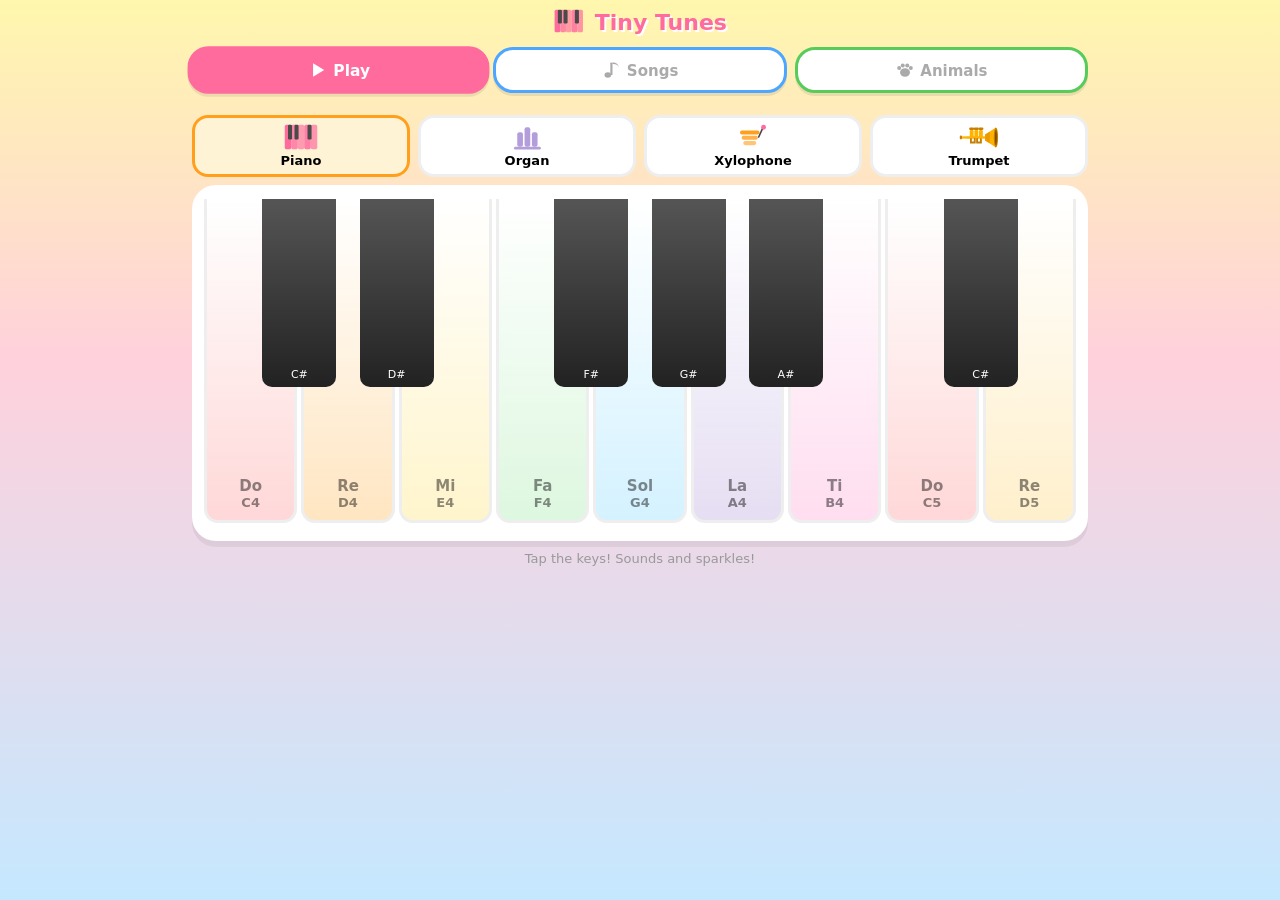
<file: www/index.html>
<!DOCTYPE html>
<html lang="en">
<head>
<meta charset="UTF-8">
<meta name="viewport" content="width=device-width, initial-scale=1.0, maximum-scale=1.0, user-scalable=no">
<title>Tiny Tunes: Kids Piano</title>
<style>
  * { margin:0; padding:0; box-sizing:border-box; -webkit-tap-highlight-color:transparent; }
  body { font-family:'Baloo 2','Comic Sans MS',system-ui,sans-serif; background:linear-gradient(180deg,#FFF7AD 0%,#FFD1DC 40%,#C5E8FF 100%); min-height:100vh; color:#4A4A4A; user-select:none; }
  header { text-align:center; padding:14px 10px 6px; }
  header h1 { font-size:28px; color:#FF6B9D; text-shadow:2px 2px 0 #fff; }
  header p { font-size:14px; color:#888; }
  nav { display:flex; gap:8px; padding:10px 12px; position:sticky; top:0; z-index:10; }
  nav button { flex:1; border:none; border-radius:20px; padding:14px 4px; font-size:17px; font-weight:bold; font-family:inherit; background:#fff; color:#AAA; box-shadow:0 3px 0 rgba(0,0,0,.08); cursor:pointer; }
  nav button.active { color:#fff; transform:scale(1.03); }
  nav button[data-tab="inst"] { border:3px solid #FF6B9D; }
  nav button[data-tab="inst"].active { background:#FF6B9D; }
  nav button[data-tab="song"] { border:3px solid #4DA6FF; }
  nav button[data-tab="song"].active { background:#4DA6FF; }
  nav button[data-tab="animal"] { border:3px solid #58CC5B; }
  nav button[data-tab="animal"].active { background:#58CC5B; }
  section { display:none; padding:6px 12px 120px; max-width:640px; margin:0 auto; }
  section.show { display:block; }
  .inst-row { display:flex; gap:8px; margin:8px 0 12px; }
  .inst-row button { flex:1; border:3px solid #eee; background:#fff; border-radius:16px; padding:10px 2px; font-family:inherit; font-size:14px; font-weight:bold; cursor:pointer; }
  .inst-row button.active { border-color:#FF9F1C; background:#FFF3D6; }
  .inst-row .big { font-size:28px; display:block; }
  .kbd-wrap { background:#fff; border-radius:24px; padding:14px 10px 18px; box-shadow:0 6px 0 rgba(0,0,0,.06); }
  .kbd { position:relative; height:clamp(180px,30vh,230px); display:flex; }
  nav button svg { vertical-align:-4px; }
  .inst-row button svg { display:block; margin:0 auto 3px; }
  .btn svg { vertical-align:-3px; margin-right:4px; }
  .song-item .cover { font-family:inherit; font-weight:bold; font-size:24px; color:#5A5A5A; }
  .star-pop svg { display:block; }
  @media (orientation:landscape){
    header { padding:8px 10px 2px; } header h1 { font-size:22px; } header p { display:none; }
    nav { max-width:920px; margin:0 auto; } nav button { padding:10px 4px; font-size:15px; }
    section { max-width:920px; padding-bottom:40px; }
    .inst-row { margin:6px 0 8px; } .inst-row button { padding:6px 2px; font-size:13px; }
    .kbd { height:36vh; min-height:160px; }
    .zoo { grid-template-columns:repeat(6,1fr); } .zoo .em { font-size:32px; } .zoo b { font-size:14px; }
    .song-list { display:grid; grid-template-columns:repeat(2,1fr); }
    footer { display:none; }
  }
  @media (max-width:380px){
    nav button { font-size:14px; } .btn { font-size:14px; padding:12px 8px; }
    .inst-row button { font-size:12px; }
  }
  .wk { flex:1; border-radius:0 0 14px 14px; border:3px solid #eee; border-top:none; margin:0 2px; position:relative; cursor:pointer; display:flex; flex-direction:column; justify-content:flex-end; align-items:center; padding-bottom:10px; font-weight:bold; font-size:13px; color:rgba(0,0,0,.45); transition:transform .05s; min-width:0; }
  .wk:active, .wk.hit { transform:scaleY(.96); filter:brightness(1.1); }
  .wk .sol { font-size:15px; }
  .wk .ani { font-size:19px; }
  .wk.target { animation:pulse .6s infinite alternate; box-shadow:0 0 0 5px #FFD93D, 0 0 20px #FFD93D; z-index:5; }
  @keyframes pulse { from{filter:brightness(1);} to{filter:brightness(1.25);} }
  .bk { position:absolute; top:0; height:58%; background:linear-gradient(180deg,#555,#222); border-radius:0 0 10px 10px; z-index:2; cursor:pointer; display:flex; justify-content:center; align-items:flex-end; color:#fff; font-size:11px; padding-bottom:6px; }
  .bk:active, .bk.hit { background:linear-gradient(180deg,#FF6B9D,#c73e6d); }
  .kbd-wrap[data-inst=organ] .bk.hit, .kbd-wrap[data-inst=organ] .bk:active { background:linear-gradient(180deg,#FFC93C,#E07B00); }
  .kbd-wrap[data-inst=xylophone] .bk.hit, .kbd-wrap[data-inst=xylophone] .bk:active { background:linear-gradient(180deg,#4DD0FF,#0099DD); }
  .kbd-wrap[data-inst=trumpet] .bk.hit, .kbd-wrap[data-inst=trumpet] .bk:active { background:linear-gradient(180deg,#FFE066,#E0A800); }
  #kbd[hidden] { display:none; }
  #kbd2[hidden] { display:none; }
  #tab-song .padHL { box-shadow:0 0 0 4px #FFD93D !important; filter:brightness(1.2); }
  .pads[hidden] { display:none !important; }
  #pad-xylo { display:flex; flex-direction:column; gap:6px; }
  #pad2-xylo { display:flex; flex-direction:column; gap:6px; }
  #pad-xylo.vbars { flex-direction:row; align-items:flex-end; height:230px; }
  #pad2-xylo.vbars { flex-direction:row; align-items:flex-end; height:230px; }
  #pad-xylo.vbars .xbar { flex:1; min-width:0; min-height:0; flex-direction:column; justify-content:flex-end; padding:6px 0 8px; font-size:13px; }
  #pad2-xylo.vbars .xbar { flex:1; min-width:0; min-height:0; flex-direction:column; justify-content:flex-end; padding:6px 0 8px; font-size:13px; }
  .xbar { min-height:40px; border-radius:10px; display:flex; align-items:center; gap:8px; padding:6px 12px; font-weight:bold; color:#fff; cursor:pointer; text-shadow:0 1px 2px rgba(0,0,0,.25); font-size:15px; }
  .xbar.sharp { width:72%; min-height:34px; font-size:13px; background:linear-gradient(180deg,#78909C,#37474F) !important; }
  .xbar.hit { filter:brightness(1.15); }
  #pad-organ { display:flex; align-items:flex-end; gap:5px; height:230px; }
  .pipe { flex:1; min-width:0; border-radius:9px 9px 7px 7px; background:linear-gradient(180deg,#FFFEF7,#EFDCAC); border:2px solid #C9A86A; color:#7A5C33; font-weight:bold; display:flex; flex-direction:column; align-items:center; justify-content:flex-end; padding-bottom:8px; cursor:pointer; font-size:12px; }
  .pipe.sharp { background:linear-gradient(180deg,#7A5230,#3E2712); color:#FFE9C4; border-color:#3E2712; }
  .pipe.hit { filter:brightness(1.12); }
  .t-one svg { width:100%; height:auto; display:block; }
  .t-one text { pointer-events:none; user-select:none; font-family:'Baloo 2','Comic Sans MS',sans-serif; }
  .t-one .deco { pointer-events:none; }
  .t-one .hit { filter:brightness(1.3); }
  .t-big svg { width:100%; height:auto; display:block; margin-bottom:4px; }
  .t-big { margin-top:12px; }
  #pad-trumpet .t-top { display:flex; gap:6px; margin-bottom:10px; }
  #pad-trumpet .t-main { display:flex; gap:6px; margin-top:10px; }
  #pad-trumpet .t-top button, #pad-trumpet .t-main button { flex:1; min-width:0; border:none; border-radius:14px; font-family:inherit; font-weight:bold; font-size:13px; padding:10px 0; cursor:pointer; }
  #pad-trumpet .t-top button small, #pad-trumpet .t-main button small { display:block; font-size:10px; font-weight:normal; }
  #pad-trumpet button.major { background:radial-gradient(circle at 50% 30%,#FFE9A8,#FFB300 65%,#D99400); color:#6B4400; box-shadow:0 3px 0 #9A6100; }
  #pad-trumpet button.minor { background:linear-gradient(180deg,#6E4E1F,#3A2708); color:#FFE9C4; box-shadow:0 3px 0 #201304; }
  #pad-trumpet .t-mid { margin:2px 0; }
  #pad-trumpet .t-mid svg { width:88%; height:auto; display:block; margin:0 auto; }
  #pad-trumpet button.hit { filter:brightness(1.2); }
  #pad-trumpet .t-top, #pad-trumpet .t-mid, #pad-trumpet .t-main { display:none; }
  #pad-trumpet .t-choir { display:grid; grid-template-columns:repeat(3,1fr); gap:10px; }
  .tpt { background:linear-gradient(180deg,#FFFFF8,#F3DF9E); border:2px solid #E0C476; border-radius:14px; padding:8px 4px 6px; display:flex; flex-direction:column; align-items:center; gap:2px; font-weight:bold; color:#8A6D1F; cursor:pointer; font-size:14px; }
  .tpt svg { width:100%; height:auto; display:block; }
  .tpt small { font-weight:normal; font-size:11px; }
  .tpt.sharp { background:linear-gradient(180deg,#6E4E1F,#3A2708); border-color:#3A2708; color:#FFE9C4; }
  .tpt.hit { filter:brightness(1.12); }
  @media (orientation:landscape){
    #pad-organ { height:38vh; min-height:170px; }
    #pad-xylo.vbars { height:38vh; min-height:170px; }
    #pad2-xylo.vbars { height:38vh; min-height:170px; }
    #pad-trumpet .t-choir { grid-template-columns:repeat(5,1fr); }
  }
  .wk { background:linear-gradient(180deg,#fff,var(--kc,#eee)); }
  .kbd-wrap[data-inst=organ] { background:#F7EBD0; }
  .kbd-wrap[data-inst=organ] .wk { background:linear-gradient(180deg,#FFFEF7,#EAD9AC); color:#7A5C33; border-color:#D9C491; }
  .kbd-wrap[data-inst=organ] .bk { background:linear-gradient(180deg,#8A6238,#4A3016); }
  .kbd-wrap[data-inst=xylophone] { background:#E2F2FD; }
  .kbd-wrap[data-inst=xylophone] .wk { background:var(--kcs,#4DA6FF); color:#fff; border-color:rgba(255,255,255,.7); text-shadow:0 1px 2px rgba(0,0,0,.25); }
  .kbd-wrap[data-inst=xylophone] .bk { background:linear-gradient(180deg,#78909C,#37474F); }
  .kbd-wrap[data-inst=trumpet] { background:#FFF0CB; }
  .kbd-wrap[data-inst=trumpet] .wk { background:linear-gradient(180deg,#FFFFF8,#F3DF9E); border-color:#E0C476; color:#8A6D1F; }
  .kbd-wrap[data-inst=trumpet] .bk { background:linear-gradient(180deg,#6E4E1F,#33230C); }
  .bk.target { animation:pulse .6s infinite alternate; box-shadow:0 0 0 4px #FFD93D; }
  .song-ctl { background:#fff; border-radius:18px; padding:12px; margin-bottom:10px; box-shadow:0 4px 0 rgba(0,0,0,.05); }
  .song-ctl .row { display:flex; gap:8px; align-items:center; margin-top:8px; }
  .btn { border:none; border-radius:14px; padding:12px 16px; font-family:inherit; font-size:16px; font-weight:bold; color:#fff; cursor:pointer; }
  .btn.play { background:#4DA6FF; flex:1; } .btn.stop { background:#FF6B6B; flex:1; }
  .btn.follow { background:#FF9F1C; flex:1; } .btn.follow.on { background:#2ECC71; }
  .song-list { display:flex; flex-direction:column; gap:8px; }
  .song-item { background:#fff; border-radius:16px; padding:12px 14px; display:flex; align-items:center; gap:10px; border:3px solid transparent; cursor:pointer; }
  .song-item.sel { border-color:#4DA6FF; background:#EAF4FF; }
  .song-item .cover { width:46px; height:46px; border-radius:12px; display:flex; align-items:center; justify-content:center; font-size:26px; flex-shrink:0; }
  .song-item b { font-size:16px; } .song-item small { color:#999; }
  .stars { text-align:center; font-size:22px; min-height:30px; margin:4px 0; }
  input[type=range]{ flex:1; accent-color:#4DA6FF; height:30px; }
  .zoo { display:grid; grid-template-columns:repeat(3,1fr); gap:10px; }
  .zoo button { border:none; border-radius:20px; padding:16px 4px 12px; font-family:inherit; cursor:pointer; background:#fff; box-shadow:0 4px 0 rgba(0,0,0,.06); }
  .zoo button:active { transform:scale(.93); }
  .zoo .em { font-size:44px; display:block; }
  .zoo b { font-size:16px; }
  .zoo small { color:#999; font-size:12px; display:block; }
  .zoo button.flash { outline:5px solid #FFD93D; }
  footer { text-align:center; padding:16px; color:#B0A89F; font-size:12px; }
  .star-pop { position:fixed; pointer-events:none; font-size:28px; animation:float 0.9s ease-out forwards; z-index:99; }
  @keyframes float { to { transform:translateY(-90px) rotate(30deg) scale(1.4); opacity:0; } }
</style>
</head>
<body>
<header>
  <h1><svg viewBox="0 0 42 32" width="34" height="26" style="vertical-align:-4px"><rect x="2" y="2" width="7" height="28" rx="2" fill="#FF6B9D"/><rect x="9" y="2" width="7" height="28" rx="2" fill="#FF6B9D" opacity=".8"/><rect x="16" y="2" width="7" height="28" rx="2" fill="#FF6B9D" opacity=".65"/><rect x="23" y="2" width="7" height="28" rx="2" fill="#FF6B9D" opacity=".85"/><rect x="30" y="2" width="7" height="28" rx="2" fill="#FF6B9D" opacity=".7"/><rect x="6" y="2" width="5" height="17" rx="1.5" fill="#4A4A4A"/><rect x="13" y="2" width="5" height="17" rx="1.5" fill="#4A4A4A"/><rect x="27" y="2" width="5" height="17" rx="1.5" fill="#4A4A4A"/></svg> Tiny Tunes</h1>
  <p>Piano music game for ages 1-6</p>
</header>
<nav>
  <button data-tab="inst" class="active"><svg viewBox="0 0 24 24" width="20" height="20"><polygon points="7,4 20,12 7,20" fill="currentColor"/></svg> Play</button>
  <button data-tab="song"><svg viewBox="0 0 24 24" width="20" height="20" fill="currentColor"><ellipse cx="7" cy="18" rx="4" ry="3.2"/><rect x="10" y="3" width="2.6" height="15" rx="1"/><path d="M12.6 3 C17 3 20 5 20 9 C20 6 17 4.6 12.6 4.8 Z"/></svg> Songs</button>
  <button data-tab="animal"><svg viewBox="0 0 24 24" width="20" height="20" fill="currentColor"><ellipse cx="12" cy="15" rx="6" ry="5"/><circle cx="5" cy="9.5" r="2.4"/><circle cx="9.3" cy="6.5" r="2.4"/><circle cx="14.7" cy="6.5" r="2.4"/><circle cx="19" cy="9.5" r="2.4"/></svg> Animals</button>
</nav>

<!-- ============ PLAY MODE ============ -->
<section id="tab-inst" class="show">
  <div class="inst-row" id="instRow">
    <button data-inst="piano" class="active"><svg viewBox="0 0 42 32" width="36" height="26"><rect x="1" y="1" width="8" height="30" rx="2" fill="#FF6B9D"/><rect x="9" y="1" width="8" height="30" rx="2" fill="#FF6B9D" opacity=".8"/><rect x="17" y="1" width="8" height="30" rx="2" fill="#FF6B9D" opacity=".65"/><rect x="25" y="1" width="8" height="30" rx="2" fill="#FF6B9D" opacity=".85"/><rect x="33" y="1" width="8" height="30" rx="2" fill="#FF6B9D" opacity=".7"/><rect x="5" y="1" width="5" height="18" rx="1.5" fill="#4A4A4A"/><rect x="13" y="1" width="5" height="18" rx="1.5" fill="#4A4A4A"/><rect x="29" y="1" width="5" height="18" rx="1.5" fill="#4A4A4A"/></svg>Piano</button>
    <button data-inst="organ"><svg viewBox="0 0 40 32" width="36" height="26" fill="#B39DDB"><rect x="8" y="10" width="7" height="18" rx="2.5"/><rect x="17" y="4" width="7" height="24" rx="2.5"/><rect x="26" y="10" width="7" height="18" rx="2.5"/><rect x="4" y="28" width="33" height="3.5" rx="1.7"/></svg>Organ</button>
    <button data-inst="xylophone"><svg viewBox="0 0 40 32" width="36" height="26"><rect x="4" y="8" width="24" height="5" rx="2.5" fill="#FF9F1C"/><rect x="6" y="14.5" width="20" height="5" rx="2.5" fill="#FF9F1C" opacity=".8"/><rect x="8" y="21" width="16" height="5" rx="2.5" fill="#FF9F1C" opacity=".6"/><line x1="32" y1="5" x2="27" y2="16" stroke="#4A4A4A" stroke-width="2" stroke-linecap="round"/><circle cx="33" cy="4" r="3" fill="#FF6B9D"/></svg>Xylophone</button>
    <button data-inst="trumpet"><svg viewBox="0 0 52 32" width="40" height="25"><rect x="1" y="13.5" width="3" height="5" rx="1.5" fill="#C67F00"/><rect x="4" y="14.5" width="6" height="3" fill="#FFB300"/><rect x="9" y="14.5" width="20" height="3" rx="1.5" fill="#FFB300"/><path d="M15.5 17.5 v5 h5 v-5" stroke="#C67F00" stroke-width="2.4" fill="none" stroke-linecap="round"/><path d="M23.5 17.5 v5 h5 v-5" stroke="#C67F00" stroke-width="2.4" fill="none" stroke-linecap="round"/><rect x="14" y="6" width="5" height="11" rx="2" fill="#FFB300"/><rect x="20" y="6" width="5" height="11" rx="2" fill="#FFB300"/><rect x="26" y="6" width="5" height="11" rx="2" fill="#FFB300"/><rect x="13.2" y="3" width="6.6" height="3.4" rx="1.7" fill="#C67F00"/><rect x="19.2" y="3" width="6.6" height="3.4" rx="1.7" fill="#C67F00"/><rect x="25.2" y="3" width="6.6" height="3.4" rx="1.7" fill="#C67F00"/><rect x="29" y="14.5" width="5" height="3" fill="#FFB300"/><polygon points="34,12 48,3 48,29 34,20" fill="#FFB300"/><polygon points="34,12 40,8.5 40,23.5 34,20" fill="#F09800"/><ellipse cx="48" cy="16" rx="2.8" ry="13" fill="#C67F00"/><ellipse cx="48" cy="16" rx="1.2" ry="10" fill="#7A4D00"/></svg>Trumpet</button>
  </div>
  <div class="kbd-wrap" data-inst="piano" id="playWrap">
    <div class="kbd" id="kbd"></div>
    <div class="pads" id="pad-xylo" hidden></div>
    <div class="pads" id="pad-organ" hidden></div>
    <div class="pads" id="pad-trumpet" hidden><div class="t-one"></div><div class="t-top"></div><div class="t-mid"></div><div class="t-main"></div><div class="t-big" hidden><svg viewBox="0 0 260 100"><rect x="4" y="44" width="10" height="12" rx="6" fill="#C67F00"/><rect x="14" y="47" width="30" height="6" rx="3" fill="#FFB300"/><rect x="44" y="47" width="90" height="6" rx="3" fill="#FFB300"/><rect x="70" y="30" width="16" height="34" rx="5" fill="#FFB300" stroke="#C67F00" stroke-width="2"/><rect x="95" y="30" width="16" height="34" rx="5" fill="#FFB300" stroke="#C67F00" stroke-width="2"/><rect x="120" y="30" width="16" height="34" rx="5" fill="#FFB300" stroke="#C67F00" stroke-width="2"/><rect x="67" y="22" width="22" height="10" rx="5" fill="#C67F00"/><rect x="92" y="22" width="22" height="10" rx="5" fill="#C67F00"/><rect x="117" y="22" width="22" height="10" rx="5" fill="#C67F00"/><path d="M74 64 v14 h12 v-14" stroke="#C67F00" stroke-width="5" fill="none" stroke-linecap="round"/><path d="M99 64 v14 h12 v-14" stroke="#C67F00" stroke-width="5" fill="none" stroke-linecap="round"/><path d="M124 64 v14 h12 v-14" stroke="#C67F00" stroke-width="5" fill="none" stroke-linecap="round"/><rect x="134" y="47" width="20" height="6" fill="#FFB300"/><rect x="154" y="47" width="16" height="6" fill="#FFB300"/><polygon points="170,40 240,8 240,92 170,60" fill="#FFB300"/><polygon points="170,40 195,30 195,70 170,60" fill="#F09800"/><ellipse cx="240" cy="50" rx="9" ry="42" fill="#C67F00"/><ellipse cx="240" cy="50" rx="4" ry="34" fill="#7A4D00"/><ellipse cx="205" cy="36" rx="18" ry="5" fill="#fff" opacity=".35"/></svg></div></div>
  </div>
  <p style="text-align:center;margin-top:10px;color:#999;font-size:13px;">Tap the keys! Sounds and sparkles!</p>
</section>

<!-- ============ SONGS MODE ============ -->
<section id="tab-song">
  <div class="song-ctl">
    <div class="stars" id="stars">Play a song or try Follow Me!</div>
    <div class="inst-row" id="songInstRow">
      <button data-sinst="piano" class="active"><svg viewBox="0 0 42 32" width="30" height="22"><rect x="1" y="1" width="8" height="30" rx="2" fill="#FF6B9D"/><rect x="9" y="1" width="8" height="30" rx="2" fill="#FF6B9D" opacity=".8"/><rect x="17" y="1" width="8" height="30" rx="2" fill="#FF6B9D" opacity=".65"/><rect x="25" y="1" width="8" height="30" rx="2" fill="#FF6B9D" opacity=".85"/><rect x="33" y="1" width="8" height="30" rx="2" fill="#FF6B9D" opacity=".7"/><rect x="5" y="1" width="5" height="18" rx="1.5" fill="#4A4A4A"/><rect x="13" y="1" width="5" height="18" rx="1.5" fill="#4A4A4A"/><rect x="29" y="1" width="5" height="18" rx="1.5" fill="#4A4A4A"/></svg>Piano</button>
      <button data-sinst="organ"><svg viewBox="0 0 40 32" width="30" height="22" fill="#B39DDB"><rect x="8" y="10" width="7" height="18" rx="2.5"/><rect x="17" y="4" width="7" height="24" rx="2.5"/><rect x="26" y="10" width="7" height="18" rx="2.5"/><rect x="4" y="28" width="33" height="3.5" rx="1.7"/></svg>Organ</button>
      <button data-sinst="xylophone"><svg viewBox="0 0 40 32" width="30" height="22"><rect x="4" y="8" width="24" height="5" rx="2.5" fill="#FF9F1C"/><rect x="6" y="14.5" width="20" height="5" rx="2.5" fill="#FF9F1C" opacity=".8"/><rect x="8" y="21" width="16" height="5" rx="2.5" fill="#FF9F1C" opacity=".6"/><line x1="32" y1="5" x2="27" y2="16" stroke="#4A4A4A" stroke-width="2" stroke-linecap="round"/><circle cx="33" cy="4" r="3" fill="#FF6B9D"/></svg>Xylo</button>
      <button data-sinst="trumpet"><svg viewBox="0 0 52 32" width="34" height="22"><rect x="1" y="13.5" width="3" height="5" rx="1.5" fill="#C67F00"/><rect x="4" y="14.5" width="6" height="3" fill="#FFB300"/><rect x="9" y="14.5" width="20" height="3" rx="1.5" fill="#FFB300"/><path d="M15.5 17.5 v5 h5 v-5" stroke="#C67F00" stroke-width="2.4" fill="none" stroke-linecap="round"/><path d="M23.5 17.5 v5 h5 v-5" stroke="#C67F00" stroke-width="2.4" fill="none" stroke-linecap="round"/><rect x="14" y="6" width="5" height="11" rx="2" fill="#FFB300"/><rect x="20" y="6" width="5" height="11" rx="2" fill="#FFB300"/><rect x="26" y="6" width="5" height="11" rx="2" fill="#FFB300"/><rect x="13.2" y="3" width="6.6" height="3.4" rx="1.7" fill="#C67F00"/><rect x="19.2" y="3" width="6.6" height="3.4" rx="1.7" fill="#C67F00"/><rect x="25.2" y="3" width="6.6" height="3.4" rx="1.7" fill="#C67F00"/><rect x="29" y="14.5" width="5" height="3" fill="#FFB300"/><polygon points="34,12 48,3 48,29 34,20" fill="#FFB300"/><ellipse cx="48" cy="16" rx="2.8" ry="13" fill="#C67F00"/></svg>Trumpet</button>
    </div>
    <div class="row">
      <button class="btn play" id="btnAuto"><svg viewBox="0 0 24 24" width="18" height="18"><polygon points="7,4 20,12 7,20" fill="#fff"/></svg>Auto Play</button>
      <button class="btn stop" id="btnStop"><svg viewBox="0 0 24 24" width="18" height="18"><rect x="5" y="5" width="14" height="14" rx="3" fill="#fff"/></svg>Stop</button>
      <button class="btn follow" id="btnFollow"><svg viewBox="0 0 24 24" width="18" height="18"><polygon points="8,3 8,15 12,12 13.6,16.5 15.6,15.6 14,11.2 17.5,11" fill="#fff"/></svg><span>Follow: OFF</span></button>
    </div>
    <div class="row"><span>Slow</span><input type="range" id="tempo" min="40" max="140" value="90"><span>Fast</span></div>
  </div>
  <div class="kbd-wrap" style="margin-bottom:10px;" id="songWrap"><div class="kbd" id="kbd2"></div><div class="pads" id="pad2-xylo" hidden></div><div class="pads" id="pad2-organ" hidden></div><div class="pads" id="pad2-trumpet" hidden><div class="t-one"></div></div></div>
  <div class="song-list" id="songList"></div>
</section>

<!-- ============ ANIMALS MODE ============ -->
<section id="tab-animal">
  <p style="text-align:center;margin:6px 0 10px;font-size:15px;">Tap an animal friend and hear its sound!</p>
  <div class="zoo" id="zoo"></div>
</section>

<footer>Works offline · Kid-safe ads · 23 public-domain songs</footer>

<script>
/* ---------- Audio engine ---------- */
let AC = null;
function ac(){ if(!AC) AC = new (window.AudioContext||window.webkitAudioContext)(); if(AC.state==='suspended') AC.resume(); return AC; }
let curInst = 'piano';
const SEMI = {C:0,'C#':1,D:2,'D#':3,E:4,F:5,'F#':6,G:7,'G#':8,A:9,'A#':10,B:11};
function freq(note){
  const m = note.match(/^([A-G]#?)(\d)$/); const midi = SEMI[m[1]] + (parseInt(m[2])+1)*12;
  return 440*Math.pow(2,(midi-69)/12);
}
function playNote(note, dur, when, inst){
  dur = dur||0.9; when = when||0; inst = inst||curInst;
  const c = ac(), t = c.currentTime + when, f = freq(note);
  const g = c.createGain(); g.connect(c.destination);
  const mk = (type,ff,vol,dec)=>{ const o=c.createOscillator(),og=c.createGain(); o.type=type;o.frequency.value=ff; og.gain.setValueAtTime(vol,t); og.gain.exponentialRampToValueAtTime(0.001,t+dec); o.connect(og);og.connect(g); o.start(t);o.stop(t+dec+0.05); };
  if(inst==='piano'){ mk('triangle',f,0.5,dur); mk('sine',f*2,0.18,dur*0.6); }
  else if(inst==='organ'){ const o=c.createOscillator(),o2=c.createOscillator(); o.type='sine';o2.type='sine'; o.frequency.value=f;o2.frequency.value=f*2; const og=c.createGain(); og.gain.setValueAtTime(0.0001,t); og.gain.linearRampToValueAtTime(0.4,t+0.03); og.gain.setValueAtTime(0.4,t+Math.max(0.05,dur-0.15)); og.gain.linearRampToValueAtTime(0.0001,t+dur); o.connect(og);o2.connect(og);og.connect(g); o.start(t);o2.start(t);o.stop(t+dur+0.05);o2.stop(t+dur+0.05); }
  else if(inst==='xylophone'){ mk('sine',f,0.6,0.45); mk('sine',f*4,0.15,0.25); }
  else if(inst==='trumpet'){ const o=c.createOscillator(); o.type='sawtooth'; o.frequency.value=f; const fl=c.createBiquadFilter(); fl.type='lowpass'; fl.frequency.value=1500; const og=c.createGain(); og.gain.setValueAtTime(0.0001,t); og.gain.linearRampToValueAtTime(0.28,t+0.06); og.gain.setValueAtTime(0.28,t+Math.max(0.08,dur-0.12)); og.gain.linearRampToValueAtTime(0.0001,t+dur); o.connect(fl);fl.connect(og);og.connect(g); o.start(t);o.stop(t+dur+0.05); }
  g.gain.value = 0.9;
}
function pop(x,y,txt){ const s=document.createElement('div'); s.className='star-pop';
  if(txt){ s.textContent=txt; s.style.fontSize='28px'; }
  else { const cols=['#FFD93D','#FF6B9D','#4DA6FF','#58CC5B','#FF9F1C']; const c=cols[Math.floor(Math.random()*cols.length)];
    s.innerHTML='<svg viewBox="0 0 80 80" width="30" height="30"><polygon points="40,6 49,30 74,31 54,46 60,71 40,57 20,71 26,46 6,31 31,30" fill="'+c+'" stroke="#fff" stroke-width="3" stroke-linejoin="round"/></svg>'; } s.style.left=x+'px'; s.style.top=y+'px'; document.body.appendChild(s); setTimeout(()=>s.remove(),900); if(navigator.vibrate) navigator.vibrate(15); }

/* ---------- Keyboard (C4..D5) ---------- */
const WHITE = [ ['C4','Do','#FF8A8A'], ['D4','Re','#FFB347'], ['E4','Mi','#FFE066'], ['F4','Fa','#9BE7A0'], ['G4','Sol','#7FD8FF'], ['A4','La','#B39DDB'], ['B4','Ti','#FF9BD2'], ['C5','Do','#FF8A8A'], ['D5','Re','#FFD166'] ];
const BLACK = [ {n:'C#4',after:0}, {n:'D#4',after:1}, {n:'F#4',after:3}, {n:'G#4',after:4}, {n:'A#4',after:5}, {n:'C#5',after:7} ];
function buildKbd(elId, onPress){
  const el = document.getElementById(elId); el.innerHTML='';
  const wp = 100/WHITE.length, bw = wp*0.76;
  WHITE.forEach(w=>{
    const d=document.createElement('div'); d.className='wk'; d.dataset.note=w[0]; d.style.setProperty('--kc',w[2]+'55'); d.style.setProperty('--kcs',w[2]);
    d.innerHTML='<span class="sol">'+w[1]+'</span><span>'+w[0]+'</span>';
    d.addEventListener('pointerdown',e=>{ e.preventDefault(); hitKey(d,w[0],e); });
    el.appendChild(d);
  });
  BLACK.forEach(b=>{
    const d=document.createElement('div'); d.className='bk'; d.dataset.note=b.n; d.textContent=b.n.replace('4','').replace('5','');
    d.style.width=bw+'%'; d.style.left='calc('+((b.after+1)*wp)+'% - '+(bw/2)+'%)';
    d.addEventListener('pointerdown',e=>{ e.preventDefault(); e.stopPropagation(); hitKey(d,b.n,e); });
    el.appendChild(d);
  });
  function hitKey(d,note,e){ playNote(note,0.9,0,(typeof songInst!=='undefined'&&elId==='kbd2')?songInst:curInst); d.classList.add('hit'); setTimeout(()=>d.classList.remove('hit'),150); if(e) pop(e.clientX||200,e.clientY||300); onPress&&onPress(note,d); }
  return { clearTarget(){ el.querySelectorAll('.target').forEach(x=>x.classList.remove('target')); }, mark(note){ this.clearTarget(); const k=el.querySelector('[data-note="'+note+'"]'); if(k) k.classList.add('target'); } };
}
const kbd1 = buildKbd('kbd');
const ALLNOTES = WHITE.map(w=>({n:w[0],sol:w[1],sharp:false})).concat(BLACK.map(b=>({n:b.n,sol:b.n.replace(/[45]/g,''),sharp:true}))).sort((a,b)=>freq(a.n)-freq(b.n));
function colorFor(n){ const w=WHITE.find(x=>x[0]===n); return w?w[2]:'#607D8B'; }
function hitPad(d,note,e,inst){ playNote(note,0.9,0,inst||curInst); d.classList.add('hit'); setTimeout(()=>d.classList.remove('hit'),150); if(e) pop(e.clientX||200,e.clientY||300); }
function mkPad(cls,note,html,getInst,onPress){ const d=document.createElement('div'); d.className=cls; d.dataset.note=note; d.innerHTML=html; d.addEventListener('pointerdown',e=>{ e.preventDefault(); hitPad(d,note,e,getInst&&getInst()); if(onPress)onPress(note,d); }); return d; }
(function buildPads(){
  const xy=document.getElementById('pad-xylo');
  xy.classList.add('vbars');
  ALLNOTES.filter(o=>!o.sharp).forEach((o,i)=>{ const d=mkPad('xbar',o.n,'<span>'+o.sol+'</span><span>'+o.n+'</span>'); d.style.background=colorFor(o.n); d.style.height=Math.round(215-95*i/8)+'px'; xy.appendChild(d); });
  const og=document.getElementById('pad-organ'), N=ALLNOTES.length;
  ALLNOTES.forEach((o,i)=>{ const h=Math.round((o.sharp?0.62:1)*(215-95*i/(N-1))); const d=mkPad('pipe'+(o.sharp?' sharp':''),o.n,'<span>'+o.sol+'</span><span>'+o.n+'</span>'); d.style.height=h+'px'; og.appendChild(d); });
  (function buildTrumpetSandwich(){
    const top=document.querySelector('#pad-trumpet .t-top'), mid=document.querySelector('#pad-trumpet .t-mid'), main=document.querySelector('#pad-trumpet .t-main');
    mid.innerHTML='<svg viewBox="0 0 260 100"><rect x="4" y="44" width="10" height="12" rx="6" fill="#C67F00"/><rect x="14" y="47" width="30" height="6" rx="3" fill="#FFB300"/><rect x="44" y="47" width="90" height="6" rx="3" fill="#FFB300"/><rect x="70" y="30" width="16" height="34" rx="5" fill="#FFB300" stroke="#C67F00" stroke-width="2"/><rect x="95" y="30" width="16" height="34" rx="5" fill="#FFB300" stroke="#C67F00" stroke-width="2"/><rect x="120" y="30" width="16" height="34" rx="5" fill="#FFB300" stroke="#C67F00" stroke-width="2"/><rect x="67" y="22" width="22" height="10" rx="5" fill="#C67F00"/><rect x="92" y="22" width="22" height="10" rx="5" fill="#C67F00"/><rect x="117" y="22" width="22" height="10" rx="5" fill="#C67F00"/><path d="M74 64 v14 h12 v-14" stroke="#C67F00" stroke-width="5" fill="none" stroke-linecap="round"/><path d="M99 64 v14 h12 v-14" stroke="#C67F00" stroke-width="5" fill="none" stroke-linecap="round"/><path d="M124 64 v14 h12 v-14" stroke="#C67F00" stroke-width="5" fill="none" stroke-linecap="round"/><rect x="134" y="47" width="20" height="6" fill="#FFB300"/><rect x="154" y="47" width="16" height="6" fill="#FFB300"/><polygon points="170,40 240,8 240,92 170,60" fill="#FFB300"/><polygon points="170,40 195,30 195,70 170,60" fill="#F09800"/><ellipse cx="240" cy="50" rx="9" ry="42" fill="#C67F00"/><ellipse cx="240" cy="50" rx="4" ry="34" fill="#7A4D00"/><ellipse cx="205" cy="36" rx="18" ry="5" fill="#fff" opacity=".35"/></svg>';
    const press=(b,note)=>{ b.addEventListener('pointerdown',e=>{ e.preventDefault(); playNote(note); b.classList.add('hit'); setTimeout(()=>b.classList.remove('hit'),150); pop(e.clientX||200,e.clientY||300); }); };
    const mkBtn=(parent,n,sol)=>{ const b=document.createElement('button'); b.className=n.includes('#')?'minor':'major'; b.innerHTML=sol+'<small>'+n+'</small>'; press(b,n); parent.appendChild(b); };
    [['C4','Do'],['C#4','Do#'],['D4','Re'],['D#4','Re#'],['E4','Mi'],['F4','Fa'],['F#4','Fa#']].forEach(p=>mkBtn(top,p[0],p[1]));
    [['G4','Sol'],['G#4','Sol#'],['A4','La'],['A#4','La#'],['B4','Ti'],['C5','Do'],['C#5','Do#'],['D5','Re']].forEach(p=>mkBtn(main,p[0],p[1]));
  })();
})();
  function buildTrumpetPistons(root,getInst,followFn){
    const el=document.querySelector('#'+root+' .t-one');
    const MN=['C4','D4','E4','F4','G4','A4','B4','C5','D5'], MS=['Do','Re','Mi','Fa','Sol','La','Ti','Do','Re'];
    const SHN=['C#4','D#4','F#4','G#4','A#4','C#5'], SHS=['Do#','Re#','Fa#','Sol#','La#','Do#'], SHB=[0,1,3,4,5,7];
    const X0=24, CW=34;
    let s='<svg viewBox="0 0 460 234">';
    s+='<defs><linearGradient id="goldV" x1="0" y1="0" x2="1" y2="0"><stop offset="0" stop-color="#FFE9A8"/><stop offset=".5" stop-color="#FFB300"/><stop offset="1" stop-color="#C67F00"/></linearGradient><linearGradient id="goldD" x1="0" y1="0" x2="1" y2="0"><stop offset="0" stop-color="#8A6238"/><stop offset=".5" stop-color="#4A3016"/><stop offset="1" stop-color="#2A1A08"/></linearGradient><linearGradient id="bellG" x1="0" y1="0" x2="0" y2="1"><stop offset="0" stop-color="#FFE9A8"/><stop offset=".5" stop-color="#FFB300"/><stop offset="1" stop-color="#E09E00"/></linearGradient><linearGradient id="capG" x1="0" y1="0" x2="0" y2="1"><stop offset="0" stop-color="#FFE9A8"/><stop offset="1" stop-color="#C67F00"/></linearGradient></defs>';
    s+='<ellipse class="deco" cx="8" cy="149" rx="7" ry="12" fill="#C67F00"/>';
    s+='<rect class="deco" x="12" y="144" width="14" height="10" rx="3" fill="url(#goldV)"/>';
    s+='<rect class="deco" x="14" y="140" width="316" height="18" rx="9" fill="url(#goldV)"/>';
    s+='<rect class="deco" x="20" y="143" width="300" height="4" rx="2" fill="#fff" opacity=".45"/>';
    s+='<polygon class="deco" points="330,132 430,100 430,196 330,166" fill="url(#bellG)"/>';
    s+='<polygon class="deco" points="330,132 372,116 372,180 330,166" fill="#E09E00" opacity=".55"/>';
    s+='<ellipse class="deco" cx="430" cy="148" rx="11" ry="48" fill="#C67F00"/>';
    s+='<ellipse class="deco" cx="430" cy="148" rx="5" ry="38" fill="#3A2708"/>';
    s+='<ellipse class="deco" cx="398" cy="118" rx="22" ry="6" fill="#fff" opacity=".4"/>';
    s+='<path class="deco" d="M352,158 v18 h34 v-18" stroke="#C67F00" stroke-width="7" fill="none" stroke-linecap="round"/>';
    s+='<circle class="deco" cx="386" cy="182" r="5" fill="#8A5A00"/>';
    for(let i=0;i<9;i++){ const cx=X0+CW*i+CW/2;
      s+='<rect data-note="'+MN[i]+'" x="'+(cx-13)+'" y="30" width="26" height="125" rx="7" fill="url(#goldV)" stroke="#8A5A00" stroke-width="2"/>';
      s+='<rect data-note="'+MN[i]+'" x="'+(cx-17)+'" y="12" width="34" height="18" rx="9" fill="url(#capG)" stroke="#8A5A00" stroke-width="2"/>';
      s+='<text x="'+cx+'" y="90" text-anchor="middle" font-size="14" font-weight="bold" fill="#7A4D00">'+MS[i]+'</text>';
      s+='<text x="'+cx+'" y="108" text-anchor="middle" font-size="11" fill="#7A4D00">'+MN[i]+'</text>';
    }
    SHB.forEach((b,k)=>{ const cx=X0+CW*(b+1);
      s+='<rect data-note="'+SHN[k]+'" x="'+(cx-11)+'" y="158" width="22" height="58" rx="6" fill="url(#goldD)" stroke="#2A1A08" stroke-width="2"/>';
      s+='<rect data-note="'+SHN[k]+'" x="'+(cx-14)+'" y="216" width="28" height="14" rx="7" fill="#2A1A08" stroke="#1A0E04" stroke-width="2"/>';
      s+='<text x="'+cx+'" y="190" text-anchor="middle" font-size="10" font-weight="bold" fill="#FFE9C4">'+SHS[k]+'</text>';
    });
    s+='</svg>';
    ['goldV','goldD','bellG','capG'].forEach(g=>{ const a='id="'+g+'"', b='id="'+g+'-'+root+'"', c='url(#'+g+')', d='url(#'+g+'-'+root+')'; s=s.split(a).join(b).split(c).join(d); });
    el.innerHTML=s;
    el.querySelectorAll('[data-note]').forEach(z=>{ z.addEventListener('pointerdown',e=>{ e.preventDefault(); hitPad(z,z.dataset.note,e,getInst&&getInst()); if(followFn)followFn(z.dataset.note); }); });
  }
  buildTrumpetPistons('pad-trumpet',null,null);
  buildTrumpetPistons('pad2-trumpet',()=>songInst,followPress);
(function buildSongXylo(){
  const xy=document.getElementById('pad2-xylo');
  if(!xy||xy.children.length) return;
  xy.classList.add('vbars');
  ALLNOTES.filter(o=>!o.sharp).forEach((o,i)=>{ const d=mkPad('xbar',o.n,'<span>'+o.sol+'</span><span>'+o.n+'</span>',()=>songInst,followPress); d.style.background=colorFor(o.n); d.style.height=Math.round(215-95*i/8)+'px'; xy.appendChild(d); });
})();
const PLAYVIEWS={piano:'kbd',xylophone:'pad-xylo',organ:'kbd',trumpet:'pad-trumpet'};
const PLAYVIEWS2={piano:'kbd2',xylophone:'pad2-xylo',organ:'kbd2',trumpet:'pad2-trumpet'};
function showSong(inst){ Object.values(PLAYVIEWS2).forEach(id=>{const e=document.getElementById(id); if(e) e.hidden=true;}); const el=document.getElementById(PLAYVIEWS2[inst]||'kbd2'); if(el) el.hidden=false; const w=document.getElementById('songWrap'); if(w) w.dataset.inst=inst; }
function showPlay(inst){ Object.values(PLAYVIEWS).forEach(id=>{document.getElementById(id).hidden=true;}); const el=document.getElementById(PLAYVIEWS[inst]||'kbd'); if(el) el.hidden=false; }
let kbd2;

/* ---------- Instrument picker ---------- */
document.getElementById('instRow').addEventListener('click',e=>{
  const b=e.target.closest('button'); if(!b) return;
  document.querySelectorAll('#instRow button').forEach(x=>x.classList.remove('active')); b.classList.add('active'); curInst=b.dataset.inst; document.querySelector('#tab-inst .kbd-wrap').dataset.inst=b.dataset.inst; showPlay(b.dataset.inst); ac();
  playNote('C4',0.5); setTimeout(()=>playNote('E4',0.5),120); setTimeout(()=>playNote('G4',0.7),240);
});

/* ---------- Tabs ---------- */
document.querySelector('nav').addEventListener('click',e=>{
  const b=e.target.closest('button'); if(!b) return;
  document.querySelectorAll('nav button').forEach(x=>x.classList.remove('active')); b.classList.add('active');
  document.querySelectorAll('section').forEach(s=>s.classList.remove('show'));
  document.getElementById('tab-'+b.dataset.tab).classList.add('show'); ac();
});

/* ---------- Songs (note name + beats; all public-domain melodies) ---------- */
const TW_N = ['C4','C4','G4','G4','A4','A4','G4','F4','F4','E4','E4','D4','D4','C4'];
const TW_B = [1,1,1,1,1,1,2,1,1,1,1,1,1,2];
const HB_N = ['G4','G4','A4','G4','C5','B4','G4','G4','A4','G4','D5','C5','G4','G4','G4','E4','C4','B4','A4','F4','F4','E4','C4','D4','C4'];
const HB_B = [.75,.75,1,1,1,2,.75,.75,1,1,1,2,.75,.75,1,1,1,1,.75,.75,1,1,1,2,2];
const MARY_N = ['E4','D4','C4','D4','E4','E4','E4','D4','D4','D4','E4','G4','G4','E4','D4','C4','D4','E4','E4','E4','E4','D4','D4','E4','D4','C4'];
const MARY_B = [1,1,1,1,1,1,2,1,1,2,1,1,2,1,1,1,1,1,1,1,1,1,1,1,1,3];
const SONGS = [
 {t:'Twinkle Twinkle Little Star', c:'#FFE066', n:TW_N, b:TW_B},
 {t:'Baa, Baa, Black Sheep', c:'#E8E8E8', n:TW_N, b:TW_B},
 {t:'ABC Song', c:'#B39DDB', n:TW_N, b:TW_B},
 {t:'Happy Birthday', c:'#FF9BD2', n:HB_N, b:HB_B},
 {t:'Old MacDonald', c:'#9BE7A0', n:['C4','C4','C4','G4','A4','A4','G4','E4','E4','D4','D4','C4'], b:[1,1,1,1,1,1,2,1,1,1,1,2]},
 {t:'London Bridge', c:'#7FD8FF', n:['G4','A4','G4','F4','E4','F4','G4','D4','E4','F4','E4','F4','G4','G4','A4','G4','F4','E4','F4','G4','D4','G4','E4','C4'], b:[1,1,1,1,1,1,2,1,1,1,1,1,2,1,1,1,1,1,1,2,1,1,2,2]},
 {t:'Are You Sleeping?', c:'#B39DDB', n:['C4','D4','E4','C4','C4','D4','E4','C4','E4','F4','G4','E4','F4','G4','G4','A4','G4','F4','E4','C4','G4','A4','G4','F4','E4','C4'], b:[1,1,1,1,1,1,1,1,1,1,2,1,1,2,.5,.5,.5,.5,1,1,.5,.5,.5,.5,1,2]},
 {t:'Jingle Bells', c:'#FF8A8A', n:['E4','E4','E4','E4','E4','E4','E4','G4','C4','D4','E4','F4','F4','F4','F4','F4','E4','E4','E4','E4','E4','D4','D4','E4','D4','G4'], b:[1,1,2,1,1,2,1,1,1.5,.5,4,1,1,1,1,1,1,1,1,1,1,1,1,1,2,2]},
 {t:'Ode to Joy', c:'#FFB347', n:['E4','E4','F4','G4','G4','F4','E4','D4','C4','C4','D4','E4','E4','D4','D4'], b:[1,1,1,1,1,1,1,1,1,1,1,1,1.5,.5,2]},
 {t:'Yankee Doodle', c:'#7FD8FF', n:['C4','C4','D4','E4','C4','E4','D4','G4','C4','C4','D4','E4','C4','B4','A4','B4','C4','D4','E4','F4','E4','D4','C4','B4','A4','G4'], b:[1,1,1,1,1,1,2,1,1,1,1,1,1,2,1,1,1,1,1,1,1,1,1,1,1,2]},
 {t:'Oh! Susanna', c:'#FFB347', n:['C4','D4','E4','G4','G4','A4','G4','E4','C4','D4','E4','E4','D4','C4','D4','E4','E4','D4','D4','C4'], b:[1,1,1,1.5,.5,1,1.5,.5,1,1,1,1.5,.5,1,1,1,1.5,.5,1,2]},
 {t:'Mary Had a Little Lamb', c:'#9BE7A0', n:MARY_N, b:MARY_B},
 {t:'Row, Row, Row Your Boat', c:'#7FD8FF', n:['C4','C4','C4','D4','E4','E4','D4','E4','F4','G4','C5','C5','C5','G4','G4','G4','E4','E4','E4','C4','C4','C4','G4','F4','E4','C4','G4'], b:[1,1,1,1,2,1,1,1,1,3,1,1,1,1,1,1,1,1,1,1,1,1,1,1,1,1,3]},
 {t:'Hot Cross Buns', c:'#FF9F1C', n:['E4','D4','C4','E4','D4','C4','C4','C4','C4','C4','D4','D4','D4','D4','E4','D4','C4'], b:[1,1,2,1,1,2,1,1,1,1,1,1,1,1,1,1,3]},
 {t:'Amazing Grace', c:'#B39DDB', n:['D4','G4','B4','G4','B4','A4','G4','E4','D4','D4','G4','B4','G4','B4','A4','D5','B4','D5','B4','G4','E4','G4','E4','D4','D4','G4','B4','G4','B4','A4','G4'], b:[1,1,2,1,2,1,1,1,2,1,1,2,1,1,1,3,1,2,1,2,1,1,1,2,1,1,2,1,1,1,3]},
 {t:'Three Blind Mice', c:'#FFB347', n:['E4','D4','C4','E4','D4','C4','G4','F4','F4','E4','G4','F4','F4','E4','G4','C5','C5','B4','A4','B4','C5','G4','G4','G4','C5','C5','C5','B4','A4','B4','C5','G4','G4','G4','G4','C5','C5','B4','A4','B4','C5','G4','G4','G4','G4','F4','E4','D4','C4'], b:[1,1,2,1,1,2,1,1,1,2,1,1,1,2,1,1,1,1,2,1,1,2,2,1,1,1,1,2,1,1,1,2,2,1,1,1,1,1,2,1,1,2,2,1,1,1,1,2,3]},
 {t:'Auld Lang Syne', c:'#B39DDB', n:['D4','G4','G4','G4','B4','A4','G4','A4','B4','G4','G4','B4','D4','E4','E4','D4','B4','B4','G4','A4','G4','A4','B4','A4','G4','E4','E4','D4','G4','E4','D4','B4','B4','G4','A4','G4','A4','E4','D4','B4','B4','D4','E4','G4','D4','B4','B4','G4','A4','G4','A4','B4','A4','G4','E4','E4','D4','G4'], b:[1,1,1,1,1,1,1,2,1,1,1,1,1,3,1,1,1,1,1,1,1,2,1,1,1,1,1,1,2,1,1,1,1,1,1,1,2,1,1,1,1,1,2,1,1,1,1,1,1,1,2,1,1,1,1,1,1,3]},
 {t:'Itsy Bitsy Spider', c:'#9BE7A0', n:['D4','G4','G4','G4','A4','B4','B4','B4','A4','G4','A4','B4','G4','B4','B4','C5','D5','D5','C5','B4','C5','D5','B4','G4','G4','A4','B4','B4','A4','G4','A4','B4','G4','D4','G4','G4','G4','A4','B4','B4','B4','A4','G4','A4','B4','G4'], b:[1,1,1,1,1,1,2,1,1,1,1,1,2,1,1,1,2,1,1,1,1,1,2,1,1,1,2,1,1,1,1,1,2,1,1,1,1,1,1,2,1,1,1,1,1,3]},
 {t:'Deck the Halls', c:'#FF9F1C', n:['A4','G4','F#4','E4','D4','E4','F#4','E4','E4','F#4','G4','E4','F#4','E4','D4','C#4','D4','A4','G4','F#4','E4','D4','E4','F#4','E4','E4','F#4','G4','E4','F#4','E4','D4','C#4','D4','E4','F#4','G4','E4','F#4','G4','A4','F#4','F#4','G4','A4','B4','C#5','D5','C#5','B4','A4','A4','G4','F#4','E4','D4','E4','F#4','E4','B4','B4','B4','B4','A4','G4','F#4','E4','D4'], b:[1,1,1,1,1,1,1,2,1,1,1,1,1,1,1,1,2,1,1,1,1,1,1,1,2,1,1,1,1,1,1,1,1,2,1,1,1,1,1,1,1,2,.5,.5,.5,.5,.5,.5,.5,.5,2,1,1,1,1,1,1,1,2,1,1,1,1,1,1,1,1,3]},
 {t:'Silent Night (Easy)', c:'#7FD8FF', n:['G4','A4','G4','E4','D5','D5','B4','C5','C5','G4','A4','A4','C5','B4','A4','G4','A4','G4','E4','A4','A4','C5','B4','A4','G4','A4','G4','E4','D4','D4','F4','D4','B4','C5','E4','C5','G4','E4','G4','F4','D4','C4'], b:[1.5,.5,1,3,1.5,.5,1,1,1,3,1.5,.5,1,1,1,1.5,.5,1,3,1.5,.5,1,1,1,1.5,.5,1,3,1.5,.5,1,1,1,1,3,1.5,.5,1,1,1,1,4]},
 {t:'Good Morning to You', c:'#FFE066', n:HB_N, b:HB_B},
 {t:'Merrily We Roll Along', c:'#9BE7A0', n:MARY_N, b:MARY_B},
 {t:'Up on the Housetop', c:'#FF8A8A', n:['G4','G4','A4','G4','E4','C4','E4','G4','A4','A4','G4','E4','D4','G4','G4','G4','G4','A4','G4','E4','C4','E4','G4','A4','A4','A4','G4','E4','D4','G4','C4','F4','F4','A4','G4','G4','G4','E4','D4','D4','F4','E4','G4','G4','C4','E4','G4','G4','A4','G4','E4','F4','G4','A4','G4','G4','A4','G4','E4','D4','G4','C4'], b:[1,1,1,1,1,1,1,1,1,1,1,1,1,1,2,1,1,1,1,1,1,1,1,1,1,1,1,1,1,1,2,1,1,1,1,1,1,1,1,1,1,1,1,1,1,2,1,1,1,1,1,1,1,1,1,1,1,1,1,1,1,3]},
];
let selSong = 0, timer=null, followMode=false, followIdx=0;
const listEl=document.getElementById('songList');
SONGS.forEach((s,i)=>{ const d=document.createElement('div'); d.className='song-item'+(i===0?' sel':''); d.innerHTML='<div class="cover" style="background:'+s.c+'55">'+s.t.charAt(0)+'</div><div><b>'+s.t+'</b><br><small>'+s.n.length+' notes · Follow-me ready</small></div>'; d.onclick=()=>{ selSong=i; document.querySelectorAll('.song-item').forEach((x,j)=>x.classList.toggle('sel',j===i)); stopPlay(); }; listEl.appendChild(d); });
function beatMs(){ return 60000/parseInt(document.getElementById('tempo').value); }
function stopPlay(){ if(timer){clearTimeout(timer);timer=null;} if(typeof kbd2!=='undefined'&&kbd2) kbd2.clearTarget(); document.querySelectorAll('#tab-song .padHL').forEach(x=>x.classList.remove('padHL')); followIdx=0; }
function autoPlay(){
  stopPlay(); ac(); const s=SONGS[selSong]; let i=0;
  document.getElementById('stars').textContent='Playing: '+s.t+'...';
  const step=()=>{ if(i>=s.n.length){ document.getElementById('stars').textContent='Bravo! Great listening!'; kbd2.clearTarget(); timer=null; return; }
    markSong(s.n[i]); playNote(s.n[i], Math.min(1.2, s.b[i]*0.9), 0, songInst); i++; timer=setTimeout(step, s.b[i]*beatMs()); };
  step();
}
let songInst='piano';
document.getElementById('songInstRow').addEventListener('click',e=>{
  const b=e.target.closest('button'); if(!b) return;
  document.querySelectorAll('#songInstRow button').forEach(x=>x.classList.remove('active')); b.classList.add('active'); songInst=b.dataset.sinst; showSong(b.dataset.sinst);
  playNote('C4',0.5,0,songInst); setTimeout(()=>playNote('G4',0.7,0,songInst),140);
});
document.getElementById('btnAuto').onclick=autoPlay;
document.getElementById('btnStop').onclick=()=>{ stopPlay(); document.getElementById('stars').textContent='Play a song or try Follow Me!'; };
document.getElementById('btnFollow').onclick=(e)=>{ followMode=!followMode; followIdx=0; const btn=e.currentTarget; btn.querySelector('span').textContent=followMode?'Follow: ON':'Follow: OFF'; btn.classList.toggle('on',followMode); stopPlay(); if(followMode){ const s=SONGS[selSong]; markSong(s.n[0]); document.getElementById('stars').textContent='Tap the glowing key! (0/'+s.n.length+')'; } };
function markSong(note){
  if(typeof kbd2!=='undefined'&&kbd2) kbd2.mark(note);
  document.querySelectorAll('#tab-song .padHL').forEach(x=>x.classList.remove('padHL'));
  try{
    const sel='#pad2-xylo [data-note="'+CSS.escape(note)+'"],#pad2-trumpet [data-note="'+CSS.escape(note)+'"]';
    document.querySelectorAll(sel).forEach(x=>x.classList.add('padHL'));
  }catch(e){}
}
function followPress(note){
  if(!followMode) return; const s=SONGS[selSong];
  if(note===s.n[followIdx]){ followIdx++; document.getElementById('stars').textContent='Well done! ('+followIdx+'/'+s.n.length+')';
    if(followIdx>=s.n.length){ document.getElementById('stars').textContent='Perfect! You finished '+s.t+'!'; followIdx=0; setTimeout(()=>{ if(followMode) markSong(s.n[0]); },1200); return; }
    markSong(s.n[followIdx]);
  } else { document.getElementById('stars').textContent='Tap the glowing key!'; }
}
kbd2 = buildKbd('kbd2', followPress);

/* ---------- Animals mode ---------- */
const ANIMALS=[
 {k:'Dog',e:'🐶',en:'Woof woof',c:'#FFB347'},{k:'Cat',e:'🐱',en:'Meow',c:'#FF9BD2'},
 {k:'Cow',e:'🐮',en:'Moo',c:'#9BE7A0'},{k:'Sheep',e:'🐑',en:'Baa',c:'#E8E8E8'},
 {k:'Pig',e:'🐷',en:'Oink',c:'#FF9BD2'},{k:'Chicken',e:'🐔',en:'Cluck cluck',c:'#FFE066'},
 {k:'Duck',e:'🦆',en:'Quack quack',c:'#7FD8FF'},{k:'Frog',e:'🐸',en:'Ribbit',c:'#58CC5B'},
 {k:'Lion',e:'🦁',en:'Roar',c:'#FF9F1C'},{k:'Elephant',e:'🐘',en:'Toot',c:'#B39DDB'},
 {k:'Monkey',e:'🐵',en:'Ooh ooh',c:'#D2A679'},{k:'Bird',e:'🐦',en:'Tweet tweet',c:'#7FD8FF'},
];
const zoo=document.getElementById('zoo');
function speak(t){ try{ const u=new SpeechSynthesisUtterance(t); u.lang='en-US'; u.rate=0.9; speechSynthesis.cancel(); speechSynthesis.speak(u);}catch(e){} }
function animalSound(i){
  const c=ac(), t=c.currentTime;
  const tone=(f0,f1,dur,type,vol,delay)=>{ const o=c.createOscillator(),g=c.createGain(); o.type=type; const s=t+(delay||0); o.frequency.setValueAtTime(f0,s); o.frequency.exponentialRampToValueAtTime(Math.max(30,f1),s+dur); g.gain.setValueAtTime(vol,s); g.gain.exponentialRampToValueAtTime(0.001,s+dur); o.connect(g);g.connect(c.destination); o.start(s);o.stop(s+dur+0.05); };
  switch(i){
    case 0: tone(350,200,0.15,'square',0.4,0); tone(350,200,0.15,'square',0.4,0.2); break;
    case 1: tone(600,950,0.3,'sine',0.5,0); tone(950,500,0.35,'sine',0.5,0.3); break;
    case 2: tone(160,120,0.8,'sawtooth',0.4,0); break;
    case 3: for(let k=0;k<4;k++) tone(420,380,0.15,'square',0.3,k*0.18); break;
    case 4: tone(220,140,0.12,'sawtooth',0.45,0); tone(220,140,0.12,'sawtooth',0.45,0.15); break;
    case 5: tone(900,1400,0.1,'square',0.3,0); tone(1400,900,0.15,'square',0.3,0.12); tone(900,1400,0.1,'square',0.3,0.3); break;
    case 6: tone(320,250,0.2,'square',0.4,0); tone(320,250,0.2,'square',0.4,0.22); break;
    case 7: for(let k=0;k<3;k++) tone(110,90,0.15,'square',0.45,k*0.2); break;
    case 8: tone(200,80,0.9,'sawtooth',0.5,0); break;
    case 9: tone(400,100,1.0,'sine',0.5,0); break;
    case 10: for(let k=0;k<5;k++) tone(k%2?700:500,k%2?500:700,0.09,'square',0.3,k*0.1); break;
    default: tone(2000,3000,0.1,'sine',0.3,0); tone(3000,2000,0.1,'sine',0.3,0.12); tone(2000,3200,0.15,'sine',0.3,0.24);
  }
}
ANIMALS.forEach((a,i)=>{
  const b=document.createElement('button'); b.style.background=a.c+'44';
  b.innerHTML='<span class="em">'+a.e+'</span><b>'+a.k+'</b><small>'+a.en+'!</small>';
  b.onclick=()=>{ animalSound(i); speak(a.k+'! '+a.en+'!'); b.classList.add('flash'); setTimeout(()=>b.classList.remove('flash'),400); const r=b.getBoundingClientRect(); pop(r.left+r.width/2, r.top, a.e); if(navigator.vibrate) navigator.vibrate(30); };
  zoo.appendChild(b);
});
document.addEventListener('pointerdown', ()=>{ try{ac();}catch(e){} }, {once:true});
</script>
</body>
</html>
</file>
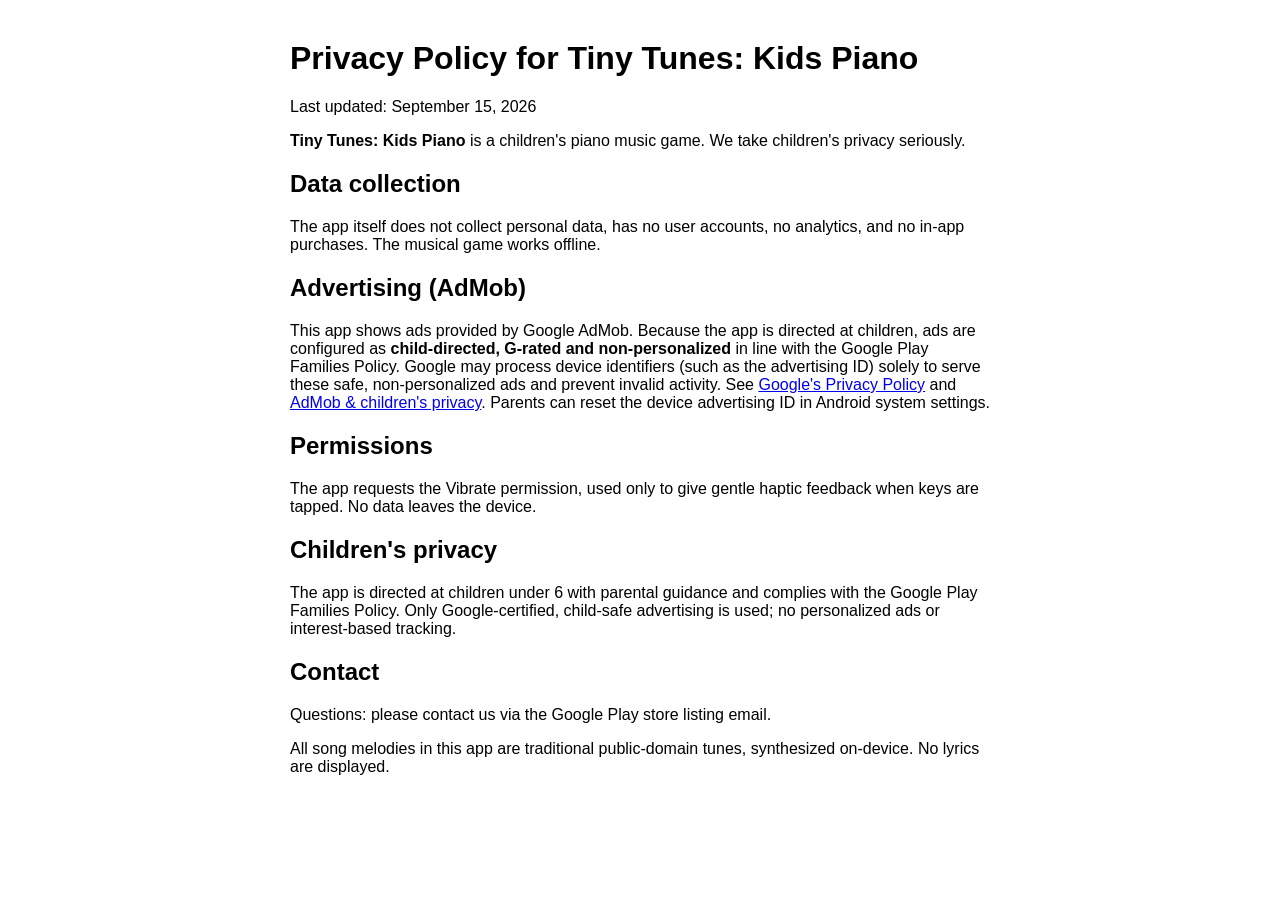
<file: privacy-policy.html>
<!DOCTYPE html>
<html lang="en">
<head><meta charset="UTF-8"><title>Privacy Policy - Tiny Tunes: Kids Piano</title></head>
<body style="font-family:sans-serif;max-width:700px;margin:40px auto;padding:0 16px;">
<h1>Privacy Policy for Tiny Tunes: Kids Piano</h1>
<p>Last updated: September 15, 2026</p>
<p><strong>Tiny Tunes: Kids Piano</strong> is a children's piano music game. We take children's privacy seriously.</p>
<h2>Data collection</h2>
<p>The app itself does not collect personal data, has no user accounts,
no analytics, and no in-app purchases. The musical game works offline.</p>
<h2>Advertising (AdMob)</h2>
<p>This app shows ads provided by Google AdMob. Because the app is directed
at children, ads are configured as <strong>child-directed, G-rated and
non-personalized</strong> in line with the Google Play Families Policy.
Google may process device identifiers (such as the advertising ID) solely
to serve these safe, non-personalized ads and prevent invalid activity.
See <a href="https://policies.google.com/privacy">Google's Privacy Policy</a>
and <a href="https://support.google.com/admob/answer/6128543">AdMob &amp; children's privacy</a>.
Parents can reset the device advertising ID in Android system settings.</p>
<h2>Permissions</h2>
<p>The app requests the Vibrate permission, used only to give gentle haptic feedback when keys are tapped. No data leaves the device.</p>
<h2>Children's privacy</h2>
<p>The app is directed at children under 6 with parental guidance and complies
with the Google Play Families Policy. Only Google-certified, child-safe
advertising is used; no personalized ads or interest-based tracking.</p>
<h2>Contact</h2>
<p>Questions: please contact us via the Google Play store listing email.</p>
<p>All song melodies in this app are traditional public-domain tunes, synthesized on-device. No lyrics are displayed.</p>
</body>
</html>
</file>
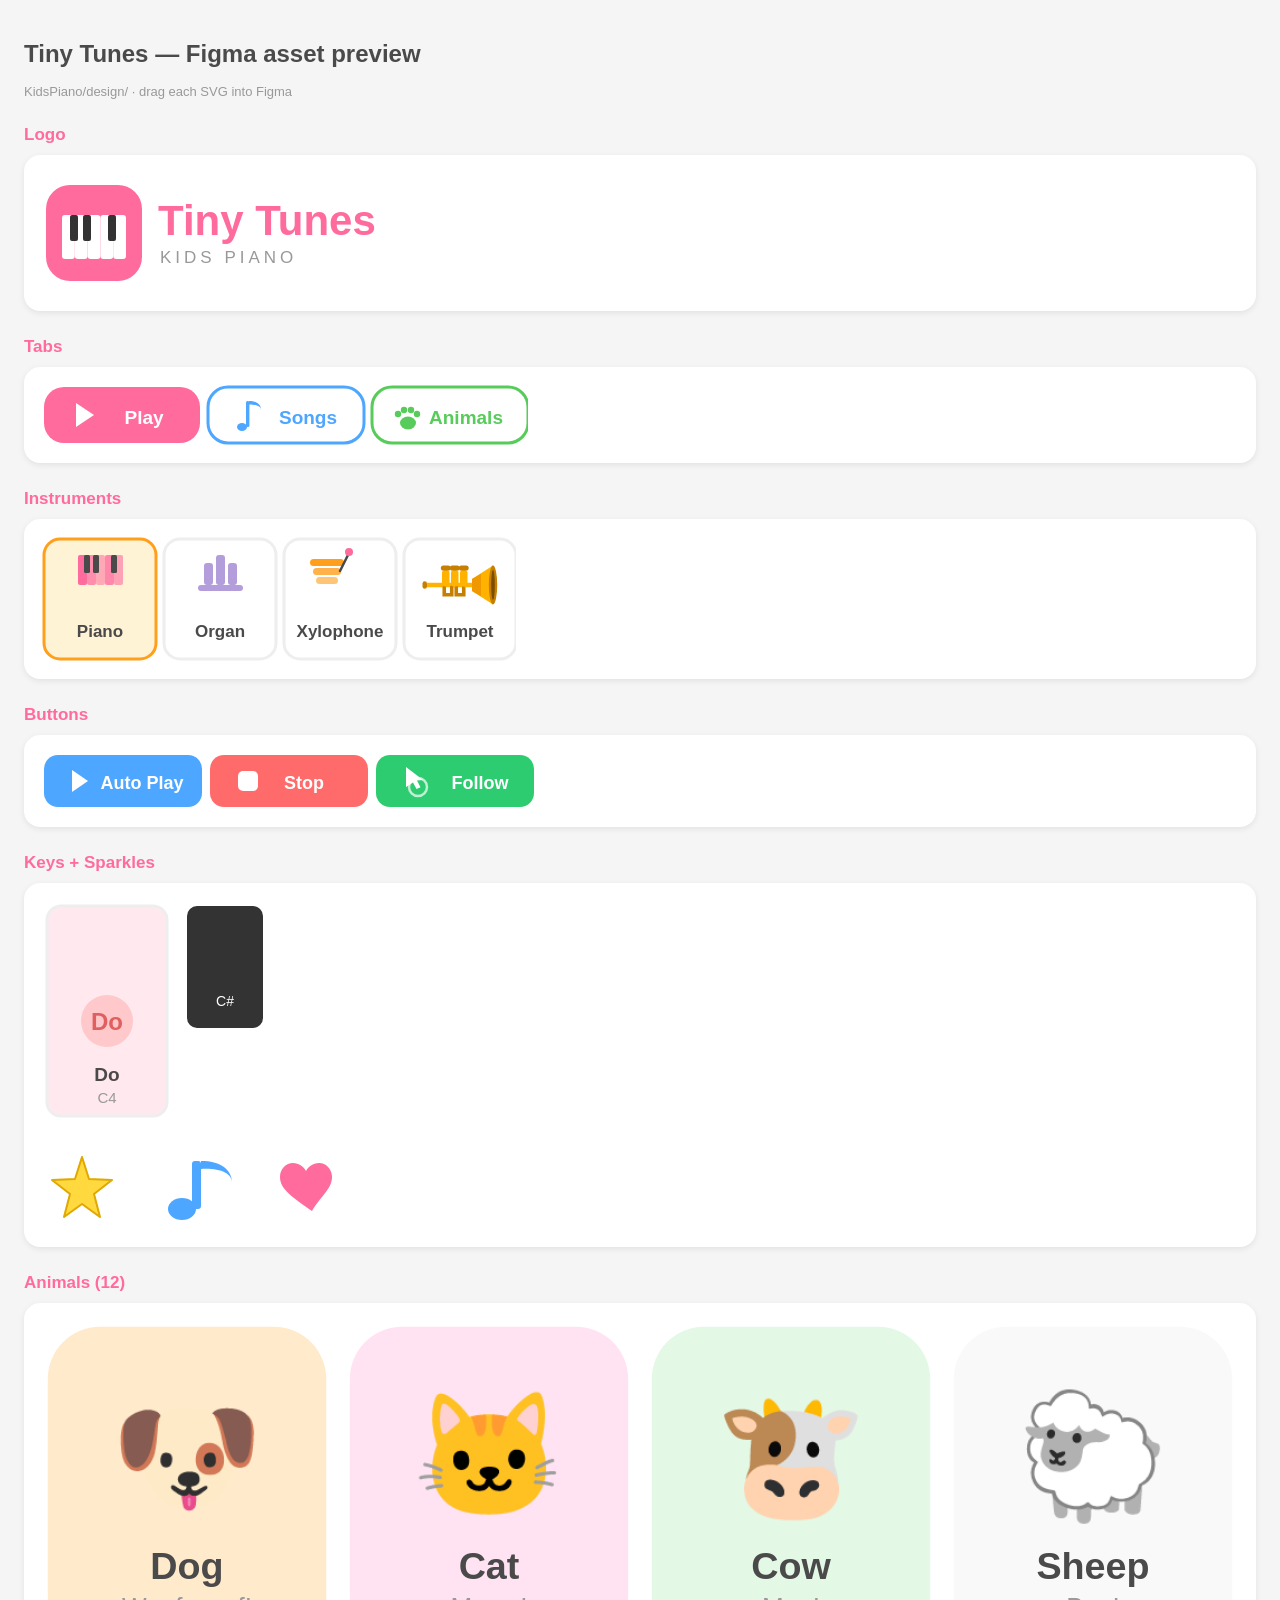
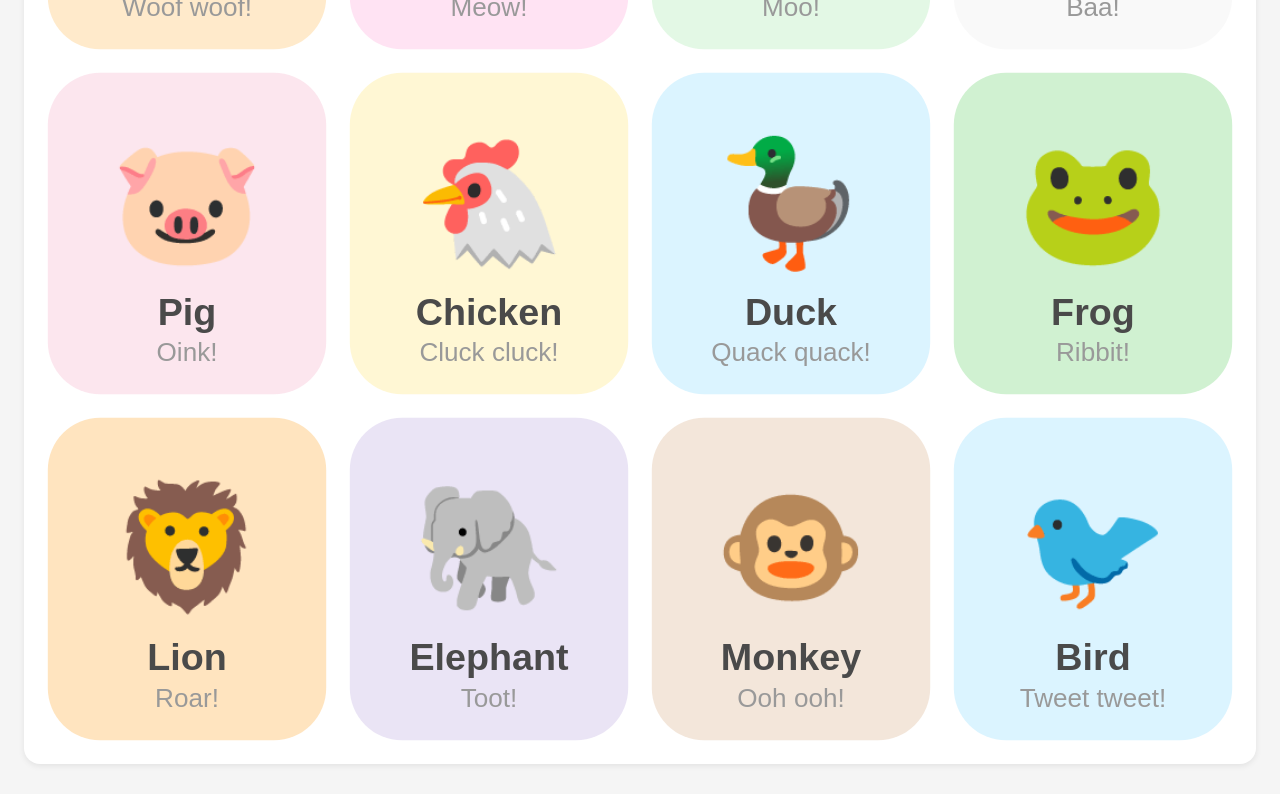
<file: design/preview.html>
<!DOCTYPE html><html><head><meta charset="UTF-8"><style>
body{font-family:sans-serif;background:#F5F5F5;margin:0;padding:24px;color:#4A4A4A}
h1{font-size:24px}h2{font-size:17px;margin:26px 0 10px;color:#FF6B9D}
.card{background:#fff;border-radius:16px;padding:18px;margin-bottom:6px;box-shadow:0 2px 6px rgba(0,0,0,.08)}
img{display:block;max-width:100%}
.zoo{display:grid;grid-template-columns:repeat(4,1fr);gap:12px}
.zoo img{width:100%;height:auto}
.note{font-size:13px;color:#999}
</style></head><body>
<h1>Tiny Tunes — Figma asset preview</h1>
<p class="note">KidsPiano/design/ · drag each SVG into Figma</p>
<h2>Logo</h2><div class="card"><img src="logo.svg" style="width:360px"></div>
<h2>Tabs</h2><div class="card"><img src="tabs.svg" style="width:486px"></div>
<h2>Instruments</h2><div class="card"><img src="instruments.svg" style="width:474px"></div>
<h2>Buttons</h2><div class="card"><img src="buttons.svg" style="width:494px"></div>
<h2>Keys + Sparkles</h2><div class="card"><img src="keys.svg" style="width:230px"><br><img src="stars.svg" style="width:340px"></div>
<h2>Animals (12)</h2><div class="card zoo">
<img src="animals/animal-dog.svg"><img src="animals/animal-cat.svg"><img src="animals/animal-cow.svg"><img src="animals/animal-sheep.svg">
<img src="animals/animal-pig.svg"><img src="animals/animal-chicken.svg"><img src="animals/animal-duck.svg"><img src="animals/animal-frog.svg">
<img src="animals/animal-lion.svg"><img src="animals/animal-elephant.svg"><img src="animals/animal-monkey.svg"><img src="animals/animal-bird.svg">
</div></body></html>
</file>
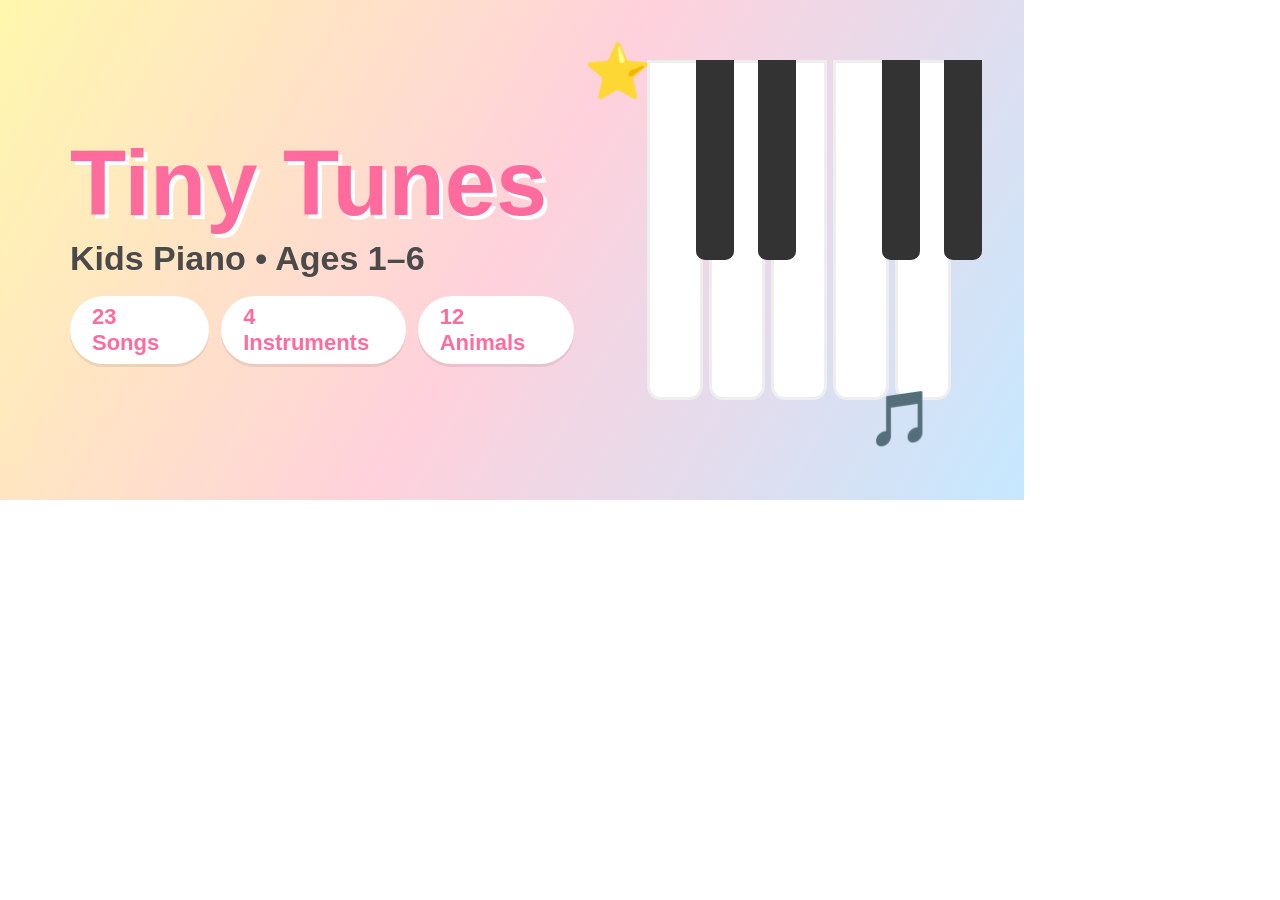
<file: store/feature-graphic.html>
<!DOCTYPE html><html><head><meta charset="UTF-8"><style>
*{margin:0;padding:0;box-sizing:border-box}
.fg{width:1024px;height:500px;background:linear-gradient(120deg,#FFF7AD 0%,#FFD1DC 50%,#C5E8FF 100%);display:flex;align-items:center;padding:0 70px;font-family:'Baloo 2','Comic Sans MS',sans-serif;overflow:hidden}
.left{flex:1}
.left h1{font-size:92px;color:#FF6B9D;text-shadow:4px 4px 0 #fff;line-height:1}
.left p{font-size:34px;color:#4A4A4A;margin-top:10px;font-weight:bold}
.badges{margin-top:18px;display:flex;gap:12px}
.badges span{background:#fff;border-radius:999px;padding:8px 22px;font-size:22px;font-weight:bold;color:#FF6B9D;box-shadow:0 3px 0 rgba(0,0,0,.08)}
.right{width:380px;height:100%;position:relative}
.keys{position:absolute;right:0;top:60px;display:flex}
.wk{width:56px;height:340px;background:#fff;border:3px solid #eee;border-radius:0 0 14px 14px;margin:0 3px}
.bk{position:absolute;top:0;width:38px;height:200px;background:#333;border-radius:0 0 9px 9px}
.star{position:absolute;font-size:54px}
</style></head><body><div class="fg">
<div class="left">
<h1>Tiny Tunes</h1>
<p>Kids Piano &bull; Ages 1&ndash;6</p>
<div class="badges"><span>23 Songs</span><span>4 Instruments</span><span>12 Animals</span></div>
</div>
<div class="right">
<div class="keys">
<div class="wk"></div><div class="wk"></div><div class="wk"></div><div class="wk"></div><div class="wk"></div>
<div class="bk" style="left:52px"></div><div class="bk" style="left:114px"></div><div class="bk" style="left:238px"></div><div class="bk" style="left:300px"></div>
</div>
<div class="star" style="left:10px;top:40px">&#11088;</div>
<div class="star" style="right:20px;bottom:50px">&#127925;</div>
</div>
</div></body></html>
</file>
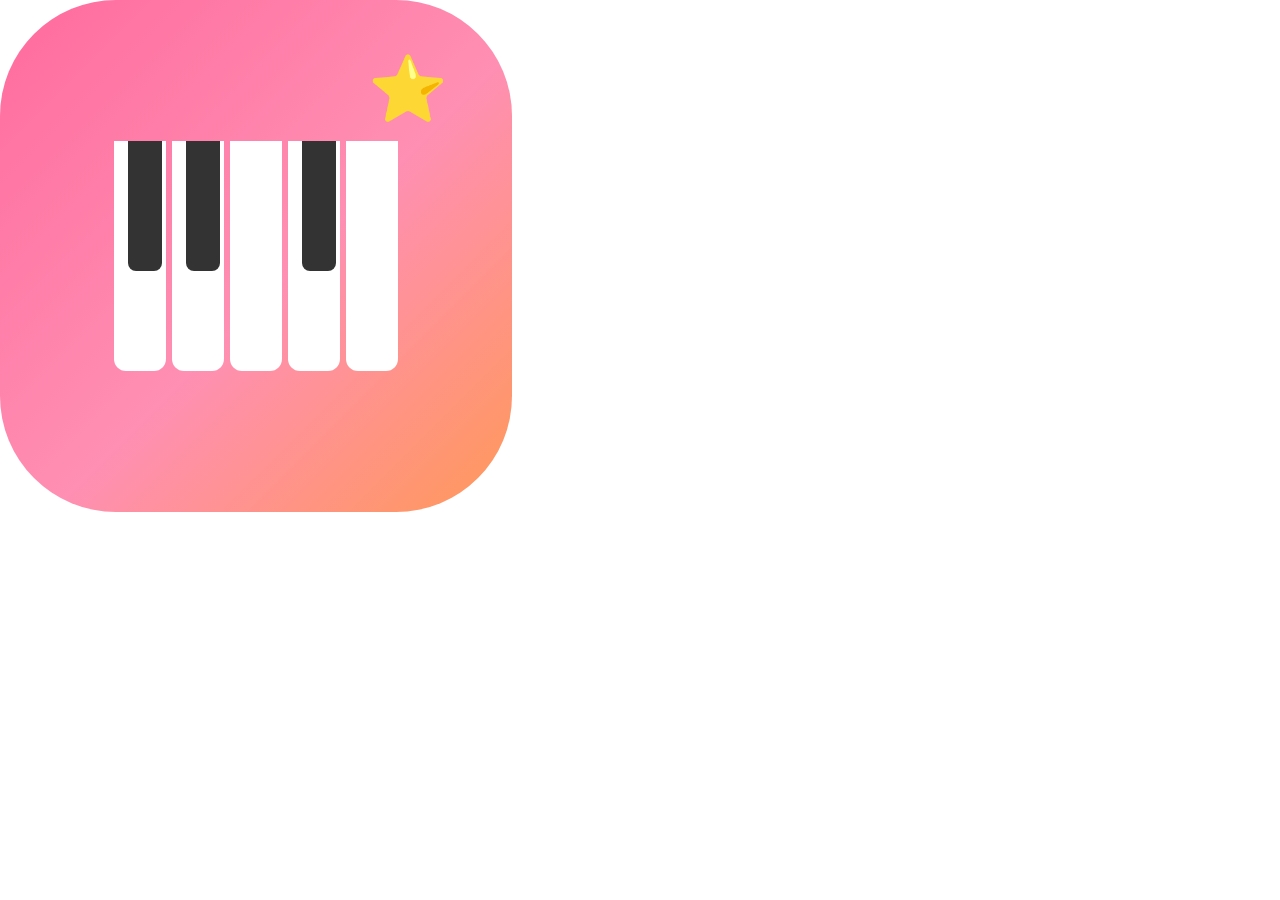
<file: store/icon.html>
<!DOCTYPE html><html><head><meta charset="UTF-8"><style>
*{margin:0;padding:0;box-sizing:border-box}
.f{width:512px;height:512px;background:linear-gradient(135deg,#FF6B9D 0%,#FF8FB3 55%,#FF9F1C 130%);border-radius:116px;display:flex;flex-direction:column;align-items:center;justify-content:center;position:relative}
.keys{display:flex}
.wk{width:52px;height:230px;background:#fff;border-radius:0 0 12px 12px;margin:0 3px}
.bk{position:absolute;top:141px;width:34px;height:130px;background:#333;border-radius:0 0 8px 8px}
.star{position:absolute;top:52px;right:64px;font-size:64px}
</style></head><body><div class="f">
<div class="keys"><div class="wk"></div><div class="wk"></div><div class="wk"></div><div class="wk"></div><div class="wk"></div>
<div class="bk" style="left:128px"></div><div class="bk" style="left:186px"></div><div class="bk" style="left:302px"></div>
</div><div class="star">⭐</div>
</div></body></html>
</file>
